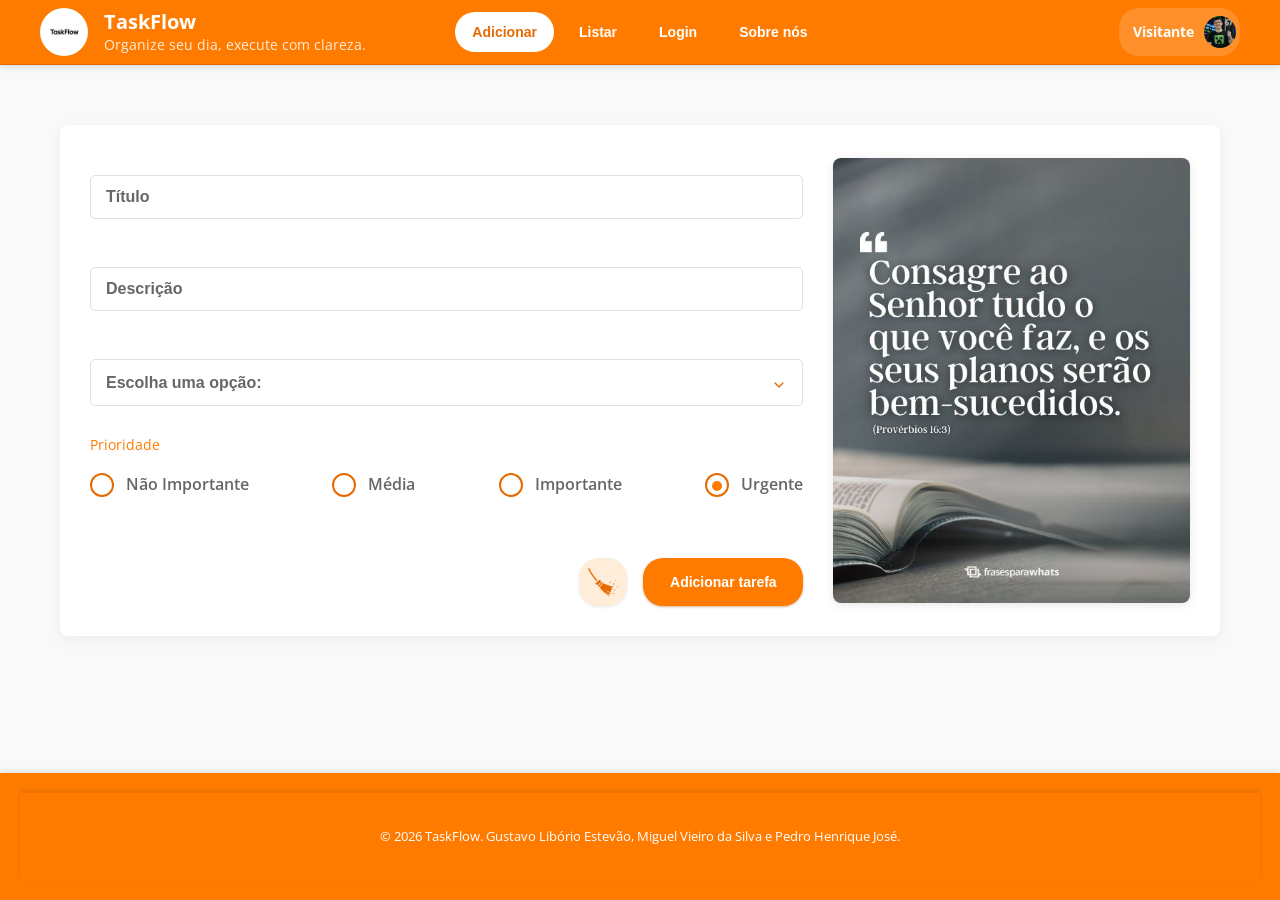
<file: html/home.html>
<!DOCTYPE html>
<html lang="en">

<head>
    <meta charset="UTF-8">
    <meta name="viewport" content="width=device-width, initial-scale=1.0">
    <title>TaskFlow</title>
    <link rel="stylesheet" href="../css/home.css">
    <link rel="stylesheet" href="../css/header.css">
    <link rel="stylesheet" href="../css/footer.css">
    <link href="https://fonts.googleapis.com/css2?family=Open+Sans:wght@300;400;600;700&display=swap" rel="stylesheet">
</head>

<body>
    <header>
        <p id="nome-usuario"></p>
    </header>

    <main>
        <div id="forms-section" class="main-section"></div>
        <div id="table-section" class="main-section"></div>
    </main>

    <footer>
    </footer>

    <div id="delete-modal" class="modal-overlay">
        <div class="modal-box">
            <p>Deseja excluir esta tarefa?</p>
            <div class="modal-actions">
                <button id="cancel-delete" class="modal-btn cancel-btn">Cancelar</button>
                <button id="confirm-delete" class="modal-btn confirm-btn">Excluir</button>
            </div>
        </div>
    </div>

    <div id="task-alert" class="custom-alert"></div>

    <script src="../js/global.js"></script>
    <script src="../js/script.js"></script>

</body>

</html>
</file>
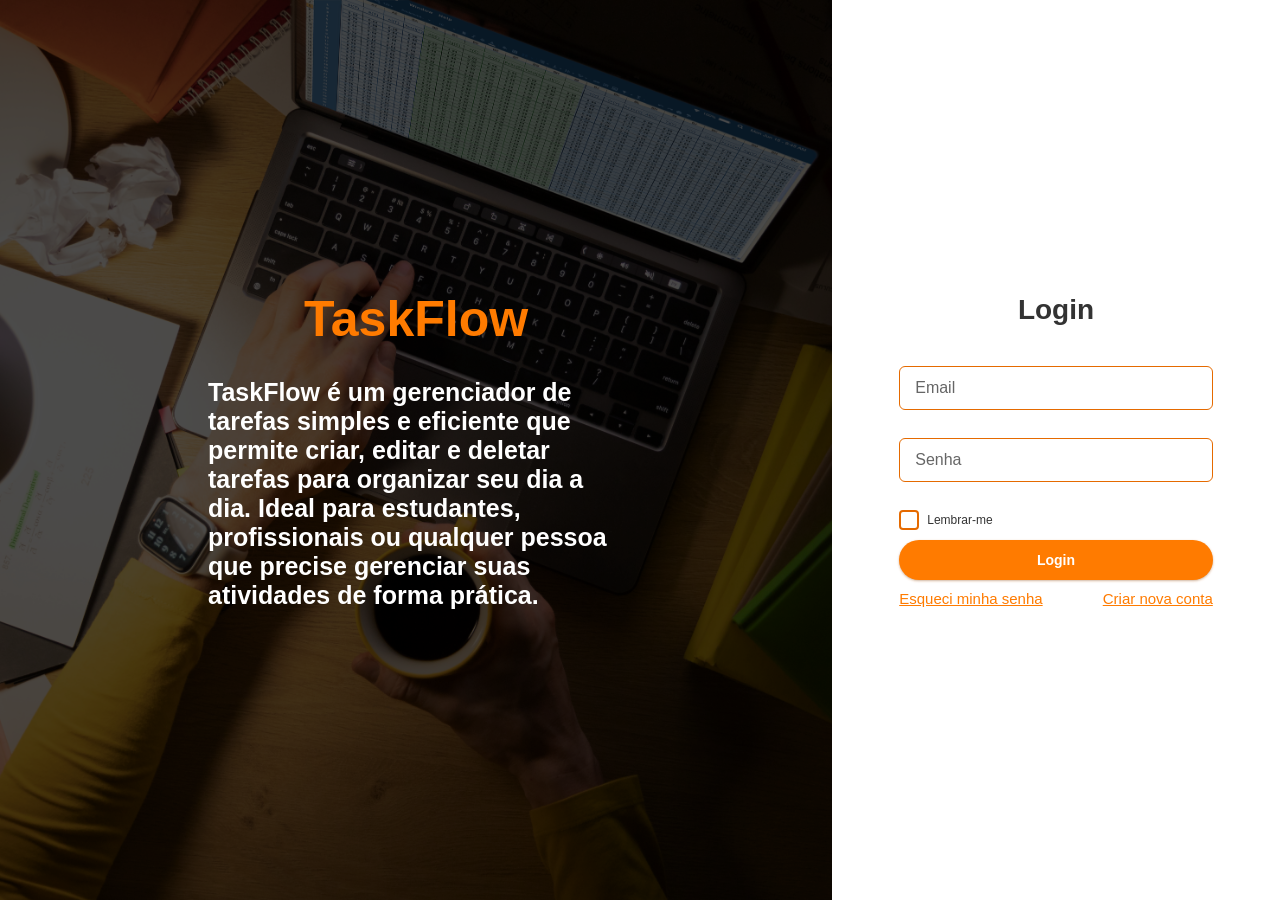
<file: html/login.html>
<!DOCTYPE html>
<html lang="en">

<head>
    <meta charset="UTF-8">
    <meta name="viewport" content="width=device-width, initial-scale=1.0">
    <link rel="stylesheet" href="../css/login.css">    
    <title>Login TaskFlow</title>
</head>

<body>
    <main>
        <div id="img-main">
            <img src="../image.jpg" alt="">
            <div class="image_text">
                <h2 class="project-title">TaskFlow</h2>
                <p class="project-description">TaskFlow é um gerenciador de tarefas simples e eficiente que permite
                    criar, editar e deletar tarefas para organizar seu dia a dia. Ideal para estudantes, profissionais
                    ou qualquer pessoa que precise gerenciar suas atividades de forma prática.</p>
            </div>
        </div>
        <div id="login">
            <div id="title-form">
                <p>Login</p>
            </div>
            <div id="form-login">
                <div id="user-id" class="input-form field">
                    <input type="text" name="email" id="input-id" required>
                    <label for="email">Email</label>
                    <span class="input-error" id="login-error"></span>
                </div>
                
                <div id="user-password" class="input-form field">
                    <input type="password" id="input-password" required>
                    <label for="Password">Senha</label>
                    <span class="input-error" id="password-error"></span>
                </div>
              
                <div id="remember-me-checkbox" class="field">
                    <input type="checkbox" name="remember" id="remember">
                    <label for="remember">Lembrar-me</label>
                </div>
                <div id="button-form">
                    <button type="button" class="btn-contained" onclick="verificarLogin()">Login</button>
                </div>
                <div id="links-tab" class="checkbox-and-links">
                    <div id="forgot-password">
                        <a href="#">Esqueci minha senha</a>
                    </div>
                    <div id="create-account">
                        <a href="#">Criar nova conta</a>
                    </div>
                </div>
            </div>
        </div>
    </main>
    <script src="../js/login.js"></script>
</body>
</file>
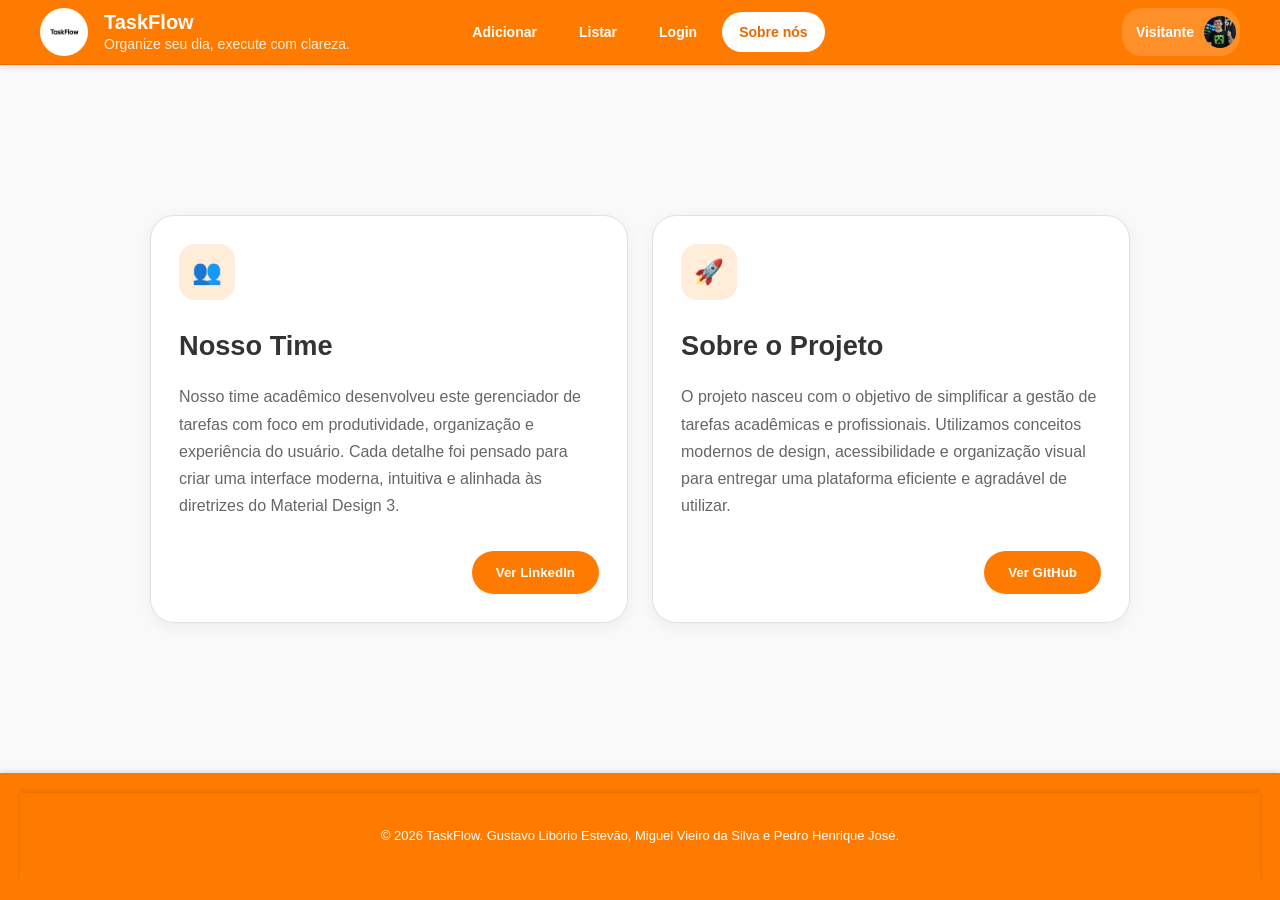
<file: html/sobre.html>
<!DOCTYPE html>
<html lang="pt-BR">

<head>
    <meta charset="UTF-8" />
    <meta name="viewport" content="width=device-width, initial-scale=1.0" />
    <title>Material 3 Cards</title>
    <link rel="stylesheet" href="../css/home.css">
    <link rel="stylesheet" href="../css/header.css">
    <link rel="stylesheet" href="../css/footer.css">
    <link rel="stylesheet" href="../css/sobre.css">
</head>

<body>
    <header>
        <p id="nome-usuario"></p>
    </header>
    <main>
        <div class="cards">
            <div class="card">
                <div class="card-icon">👥</div>
                <h2>Nosso Time</h2>
                <p>
                    Nosso time acadêmico desenvolveu este gerenciador de tarefas com foco
                    em produtividade, organização e experiência do usuário. Cada detalhe
                    foi pensado para criar uma interface moderna, intuitiva e alinhada
                    às diretrizes do Material Design 3.
                </p>
                <div class="card-actions">
                    <button class="m3-button">
                        Ver LinkedIn
                    </button>
                </div>
            </div>

            <div class="card">
                <div class="card-icon">🚀</div>
                <h2>Sobre o Projeto</h2>
                <p>
                    O projeto nasceu com o objetivo de simplificar a gestão de tarefas
                    acadêmicas e profissionais. Utilizamos conceitos modernos de design,
                    acessibilidade e organização visual para entregar uma plataforma
                    eficiente e agradável de utilizar.
                </p>
                <div class="card-actions">
                    <button class="m3-button" onclick="window.location.href='https://github.com/Miguel-V-Silva/Web1Not-Miguel-Pedro-Gustavo'">
                        Ver GitHub
                    </button>
                </div>
            </div>
        </div>
    </main>
    <footer>
    </footer>
</body>

<script src="../js/global.js"></script>


</html>
</file>
<file: css/home.css>
@import url("variables.css");
@import url("forms.css");
@import url("table.css");

body {
    font-family: 'Open Sans', 'Segoe UI', Tahoma, Geneva, Verdana, sans-serif;
    margin: 0;
    padding: 0;
    background-color: var(--off-white);
    color: var(--dark-text);
    line-height: 1.6;
    display: flex;
    flex-direction: column;
    min-height: 100vh;
}

main {
    padding: 40px 20px;
    max-width: 1200px;
    margin: 20px auto;
    flex: 1; 
    width: 100%;
    box-sizing: border-box;
}

.main-section {
    background-color: var(--white);
    padding: 30px;
    border-radius: 8px;
    box-shadow: 0 4px 15px rgba(0, 0, 0, 0.05);
    margin-bottom: 20px;
}
</file>
<file: css/header.css>
header {
    position: sticky;
    top: 0;
    z-index: 10;
    background-color: var(--primary-orange);
    color: var(--white);
    border-bottom: 1px solid var(--dark-orange);
    box-shadow: 0 2px 6px rgba(51, 51, 51, 0.16);
}

#top-header {
    min-height: 64px;
    max-width: 1200px;
    margin: 0 auto;
    padding: 0 16px;
    display: grid;
    grid-template-columns: minmax(0, 1fr) auto minmax(0, 1fr);
    align-items: center;
    gap: 16px;
}

#header-brand {
    min-width: 0;
    display: flex;
    align-items: center;
    gap: 16px;
}

#logo {
    width: 48px;
    height: 48px;
    display: inline-flex;
    align-items: center;
    justify-content: center;
    border-radius: 24px;
    background-color: var(--white);
    text-decoration: none;
}

#logo img {
    width: 36px;
    height: 36px;
    object-fit: contain;
    border-radius: 8px;
}

#header-title {
    min-width: 0;
    display: flex;
    flex-direction: column;
    justify-content: center;
    gap: 2px;
}

#header-title strong {
    color: var(--white);
    font-size: 1.25rem;
    line-height: 1.2;
}

#header-title span {
    color: var(--light-orange);
    font-size: 0.875rem;
    line-height: 1.25;
    white-space: nowrap;
    overflow: hidden;
    text-overflow: ellipsis;
}

#header-nav {
    display: flex;
    align-items: center;
    justify-content: center;
    gap: 8px;
}

.header-action {
    min-height: 40px;
    padding: 0 16px;
    border: 1px solid transparent;
    border-radius: 20px;
    background-color: transparent;
    color: var(--white);
    font-size: 0.875rem;
    font-weight: 700;
    letter-spacing: 0;
    cursor: pointer;
    transition: background-color 0.2s ease, color 0.2s ease, border-color 0.2s ease;
}

.header-action:hover {
    background-color: rgba(255, 255, 255, 0.16);
    color: var(--white);
}

.header-action:focus-visible {
    outline: 2px solid var(--white);
    outline-offset: 2px;
}

#logo:focus-visible {
    outline: 2px solid var(--white);
    outline-offset: 2px;
}

.header-action.active {
    background-color: var(--white);
    color: var(--dark-orange);
}

#profile {
    justify-self: end;
    min-height: 40px;
    padding: 4px 4px 4px 14px;
    display: flex;
    align-items: center;
    gap: 10px;
    border-radius: 20px;
    background-color: rgba(255, 255, 255, 0.16);
    color: var(--white);
}

#nome-usuario {
    margin: 0;
    max-width: 120px;
    font-size: 0.875rem;
    font-weight: 700;
    line-height: 1.2;
    overflow: hidden;
    text-overflow: ellipsis;
    white-space: nowrap;
}

#imagem_usuario {
    width: 32px;
    height: 32px;
    border-radius: 50%;
    object-fit: cover;
}

@media (max-width: 768px) {
    #top-header {
        grid-template-columns: minmax(0, 1fr) auto;
        gap: 12px;
        padding: 8px 16px;
    }

    #header-nav {
        grid-column: 1 / -1;
        justify-content: center;
        width: 100%;
        padding-top: 4px;
    }

    .header-action {
        flex: 1;
        padding: 0 12px;
    }

    #header-title span {
        white-space: normal;
    }
}

@media (max-width: 480px) {
    #profile {
        padding: 4px;
    }

    #nome-usuario {
        display: none;
    }
}
</file>
<file: css/footer.css>
@import url("home.css");
footer {
    text-align: center;
    padding: 20px;
    background-color: var(--primary-orange);
    color: var(--white);
    font-size: 0.9em;
    box-shadow: 0 -2px 5px rgba(0,0,0,0.1);
}
</file>
<file: css/login.css>
@import url("variables.css");
@import url(input.css);

*{
    margin: 0;
    padding: 0;
    box-sizing: border-box;
    font-family: Arial, Helvetica, sans-serif;
}

body{
    height: 100vh;
}

main{
    display: flex;
    height: 100vh;
}

.image_text { 
    position: absolute;
    top: 50%;
    left: 50%;
    transform: translate(-50%, -50%);
    color: var(--white);
    font-weight: bold;
    z-index: 1;
}

#img-main::after{
    content: "";
    position: absolute;
    inset: 0;
    background: rgba(0,0,0,0.7);
}

#img-main{
    width: 65%;
    position: relative;
}

#img-main img{
    width: 100%;
    height: 100%;
    object-fit: cover;
}

.project-description {
    font-size: 25px;
    width: 100%;
}

.project-title {
    margin-bottom: 30px;
    font-size: 50px;
    color: #FF7B00;
    text-align: center;
}

#login {
    width: 35%;
    display: flex;
    justify-content: center;
    align-items: center;
    background-color: var(--white);
    align-content: center;
    flex-direction: column;
}

#form-login{
    width: 70%;
}

#title-form{
    width: 100%;
    text-align: center;
    
    margin-bottom: 20px;
}

#title-form p{
    font-size: 28px;
    font-weight: bold;
    color: #333;
    text-align: center;
}

.input-error {
    color: #ef4444;
    font-size: 14px;

    position: absolute;
    left: 0;
    top: 100%;
    margin-top: 4px;

    display: block;
}

.input-form{
    margin-bottom: 15px;
}

.input-form,
.box-label {
    position: relative;
    margin-bottom: 28px;
}

.input-form input{
    width: 100%;
    padding: 12px;
}


#button-form button{
    width: 100%;
    min-height: 40px;
    padding: 0 24px;
    border: 1px solid transparent;
    background-color: var(--primary-orange);
    color: var(--white);
    font-size: 0.875rem;
    font-weight: 700;
    letter-spacing: 0;
    border-radius: 20px;
    cursor: pointer;
    box-shadow: 0 1px 2px rgba(51, 51, 51, 0.22), 0 1px 3px rgba(255, 123, 0, 0.24);
    transition: background-color 0.2s ease, box-shadow 0.2s ease, transform 0.1s ease;
}

#button-form button:hover{
    background-color: var(--dark-orange);
    box-shadow: 0 2px 4px rgba(51, 51, 51, 0.22), 0 3px 8px rgba(255, 123, 0, 0.3);
}

#button-form button:active{
    transform: translateY(1px);
    box-shadow: 0 1px 2px rgba(0, 0, 0, 0.18);
}

#button-form button:focus-visible{
    outline: 2px solid rgba(255, 123, 0, 0.45);
    outline-offset: 2px;
}

#links-tab {
    margin-top: 10px;
    display: flex;
    justify-content: space-between;
}

#remember-me-checkbox {
    display: flex;
    margin-bottom: 10px;
    align-items: center;
    justify-content: start;
    
}

.checkbox-and-links {
    font-size: 15px;
}

a {
    color: #FF7B00;
}

@media (max-width: 768px) {
    main {
        flex-direction: column-reverse;
    }

    #img-main {
        width: 100%;
        height: 40vh;
    }

    #login {
        width: 100%;
        height: 60vh;
    }

    .project-description {
        font-size: 20px;
    }

    .project-title {
        font-size: 30px;
    }
}
</file>
<file: css/sobre.css>
/* =========================
   CARDS SOBRE NÓS
========================= */

main{
    display: flex;
    justify-content: center;
    align-items: center;
    
}

.cards {
    width: 100%;

    display: flex;
    justify-content: center;
    gap: 24px;

    flex-wrap: wrap;
}

.card {
    width: 100%;
    max-width: 420px;

    background: var(--white);

    border: 1px solid var(--border-color);

    border-radius: 24px;

    padding: 28px;

    transition:
        transform .25s ease,
        box-shadow .25s ease,
        background .25s ease;

    box-shadow: 0 4px 15px rgba(0, 0, 0, 0.05);
}

.card:hover {
    transform: translateY(-4px);

    box-shadow:
        0 6px 18px rgba(0, 0, 0, 0.08),
        0 10px 30px rgba(0, 0, 0, 0.08);
}

.card-icon {
    width: 56px;
    height: 56px;

    border-radius: 16px;

    display: flex;
    align-items: center;
    justify-content: center;

    background: var(--light-orange);

    margin-bottom: 24px;

    font-size: 24px;
}

.card h2 {
    font-size: 1.7rem;
    font-weight: 700;

    color: var(--dark-text);

    margin-bottom: 16px;
}

.card p {
    color: var(--light-text);

    line-height: 1.7;

    margin-bottom: 32px;
}

.card-actions {
    display: flex;
    justify-content: flex-end;
}

.m3-button {
    border: none;

    background: var(--primary-orange);
    color: var(--white);

    padding: 14px 24px;

    border-radius: 999px;

    font-weight: 600;

    cursor: pointer;

    transition:
        background .2s ease,
        transform .2s ease;
}

.m3-button:hover {
    background: var(--dark-orange);

    transform: scale(1.03);
}

.m3-button:active {
    transform: scale(0.98);
}
</file>
